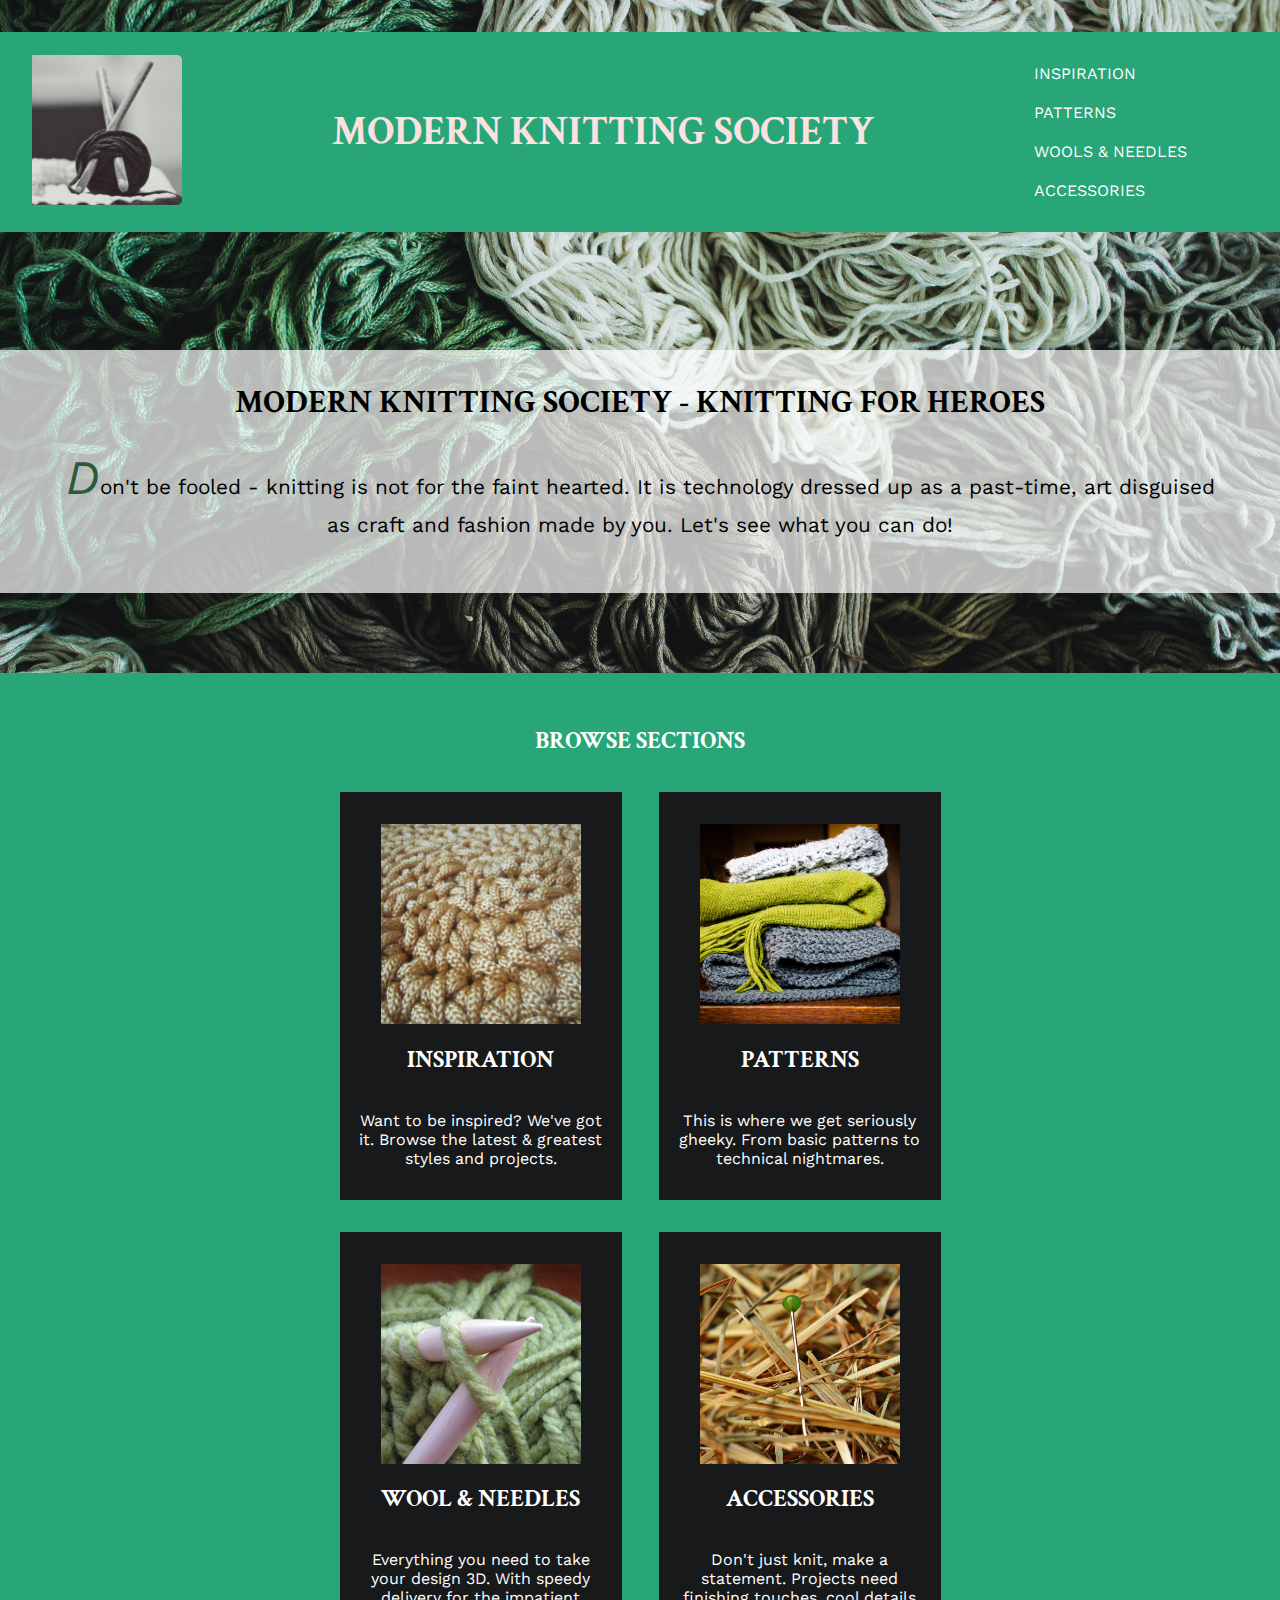
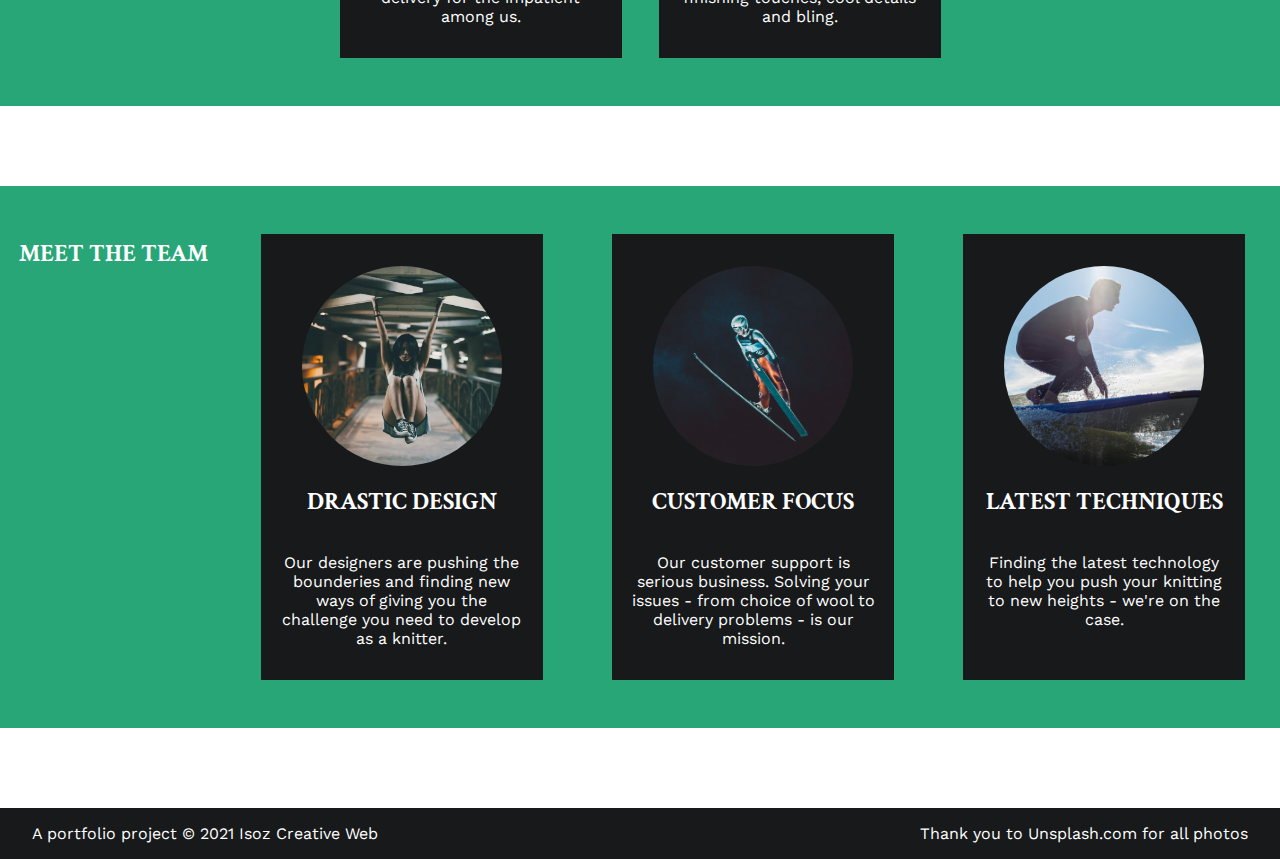
<file: index.html>
<!DOCTYPE html>

<html>
  <head>
    <link rel="shortcut icon" href="./resources/favicon/favicon.ico" type="image/x-icon">
    <link rel="stylesheet" href="styles.css">
    <link href="https://fonts.googleapis.com/css?family=Crimson+Text|Work+Sans:400,700" rel="stylesheet">
    <title>Modern Knitting Society</title>
  </head>

  <body>
    <!-- header section with background image and top navigation-->
    <header>
      <nav>
        <div class="nav-item">
          <img src="./resources/logo_MKS.jpg" alt="logo showing three balls of wool, a crochet needle and the letter MKS">
        </div>
        <!-- title changes on smaller screens -->
        <div class="nav-item large-screen">
          <h1>Modern Knitting Society</h1>
        </div>
        <div class="nav-item medium-screen">
          <h1>MKS</h1>
        </div>
        <!-- (A) MENU WRAPPER-->
        <div id="hamnav">
          <!-- (B) THE HAMBURGER -->
          <label for="hamburger">&#9776;</label>
          <input type="checkbox" id="hamburger"/>
          <!-- (C) MENU ITEMS -->
          <div id="hamitems">
              <a href="a.html">Inspiration</a>
              <a href="a.html">Patterns</a>
              <a href="a.html">Wools & Needles</a>
              <a href="a.html">Accessories</a>            
          </div>
        </div>
      </nav>    
    </header>
    
    <!-- mission statement and site description of MKS-->
    <section class="site-description">
      <article class="mission-statement">
        <h2>Modern Knitting Society - knitting for heroes</h2>
        <p><span>D</span>on't be fooled - knitting is not for the faint hearted. It is technology dressed up as a past-time, art disguised as craft and fashion made by you. Let's see what you can do!</p>
      </article>
    </section>

    <!-- product description and presentation-->
    <section class="product-description large-screen">
      <div class="products">
        <h2>Browse sections</h2>
        <div class="info-box">
          <img src="./resources/inspiration_one.jpg" alt="a close up photo of metal mesh">
          <h2>Inspiration</h2>
          <p>Want to be inspired? We've got it. Browse the latest & greatest styles and projects.</p>
        </div>
        <div class="info-box">
          <img src="./resources/patterns_one.jpg" alt="a close up photo of a woman in a gray top with tatooed arms, holding a mug">
          <h2>Patterns</h2>
          <p>This is where we get seriously gheeky. From basic patterns to technical nightmares.</p>
        </div>
        <div class="info-box">
          <img src="./resources/wool_needles.jpg" alt="a close up photo of yarn being knitted with thick needles">
          <h2>Wool & Needles</h2>
          <p>Everything you need to take your design 3D. With speedy delivery for the impatient among us.</p>
        </div>
        <div class="info-box">
          <img src="./resources/accessories.jpg" alt="a photo of a pin with a big top on straw">
          <h2>Accessories</h2>
          <p>Don't just knit, make a statement. Projects need finishing touches, cool details and bling.</p>
        </div>
      </div>
    </section>

    <!-- for smaller screens -->
    <section class="product-description medium-screen">
      <div class="products">
        <h2>Browse sections</h2>
        <div class="left">
          <div class="info-box">
            <img src="./resources/inspiration_one.jpg" alt="a close up photo of metal mesh">
            <h2>Inspiration</h2>
            <p>Want to be inspired? We've got it. Browse the latest & greatest styles and projects.</p>
          </div>
          <div class="info-box">
            <img src="./resources/patterns_one.jpg" alt="a close up photo of a woman in a gray top with tatooed arms, holding a mug">
            <h2>Patterns</h2>
            <p>This is where we get seriously gheeky. From basic patterns to technical nightmares.</p>
          </div>
        </div>
        <div class="right">
          <div class="info-box">
            <img src="./resources/wool_needles.jpg" alt="a close up photo of yarn being knitted with thick needles">
            <h2>Wool & Needles</h2>
            <p>Everything you need to take your design 3D. With speedy delivery for the impatient among us.</p>
          </div>
          <div class="info-box">
            <img src="./resources/accessories.jpg" alt="a photo of a pin with a big top on straw">
            <h2>Accessories</h2>
            <p>Don't just knit, make a statement. Projects need finishing touches, cool details and bling.</p>
          </div>
          </div>
      </div>
    </section>

    <!-- employee presentation -->
    <section class="employee-description large-screen">
      <div class="products">
        <div class="description-heading">
          <h2>Meet the team</h2>
        </div>
        <div class="info-box employee">
          <img src="./resources/design.jpg" alt="a photo of an athlete hanging by her arms from the rafters of a bridge">
          <h2>Drastic design</h2>
          <p>Our designers are pushing the bounderies and finding new ways of giving you the challenge you need to develop as a knitter.</p>
        </div>
        <div class="info-box employee">
          <img src="./resources/customer-service.jpg" alt="a photo of a ski jumper mid-air against a dark sky">
          <h2>Customer focus</h2>
          <p>Our customer support is serious business. Solving your issues - from choice of wool to delivery problems - is our mission.</p>
        </div>
        <div class="info-box employee">
          <img src="./resources/technician.jpg" alt="a close up photo of a surfer on a surfboard in the water">
          <h2>Latest techniques</h2>
          <p>Finding the latest technology to help you push your knitting to new heights - we're on the case.</p>
        </div>
      </div>
    </section>

    <!-- for smaller screens -->
    <section class="employee-description medium-screen">
      <div class="description-heading">
        <h2>Meet the team</h2>
      </div>
      <div class="products"> 
        <div class="info-box employee">
          <img src="./resources/design.jpg" alt="a photo of an athlete hanging by her arms from the rafters of a bridge">
          <h2>Drastic design</h2>
          <p>Our designers are pushing the bounderies and finding new ways of giving you the challenge you need to develop as a knitter.</p>
        </div>
        <div class="info-box employee">
          <img src="./resources/customer-service.jpg" alt="a photo of a ski jumper mid-air against a dark sky">
          <h2>Customer focus</h2>
          <p>Our customer support is serious business. Solving your issues - from choice of wool to delivery problems - is our mission.</p>
        </div>
        <div class="info-box employee">
          <img src="./resources/technician.jpg" alt="a close up photo of a surfer on a surfboard in the water">
          <h2>Latest techniques</h2>
          <p>Finding the latest technology to help you push your knitting to new heights - we're on the case.</p>
        </div>
      </div>
    </section>
    <footer>
      <div>
        <p>A portfolio project &copy; 2021 Isoz Creative Web</p>
        <p>Thank you to Unsplash.com for all photos</p>
      </div>
    </footer>
  </body>
</html>
</file>
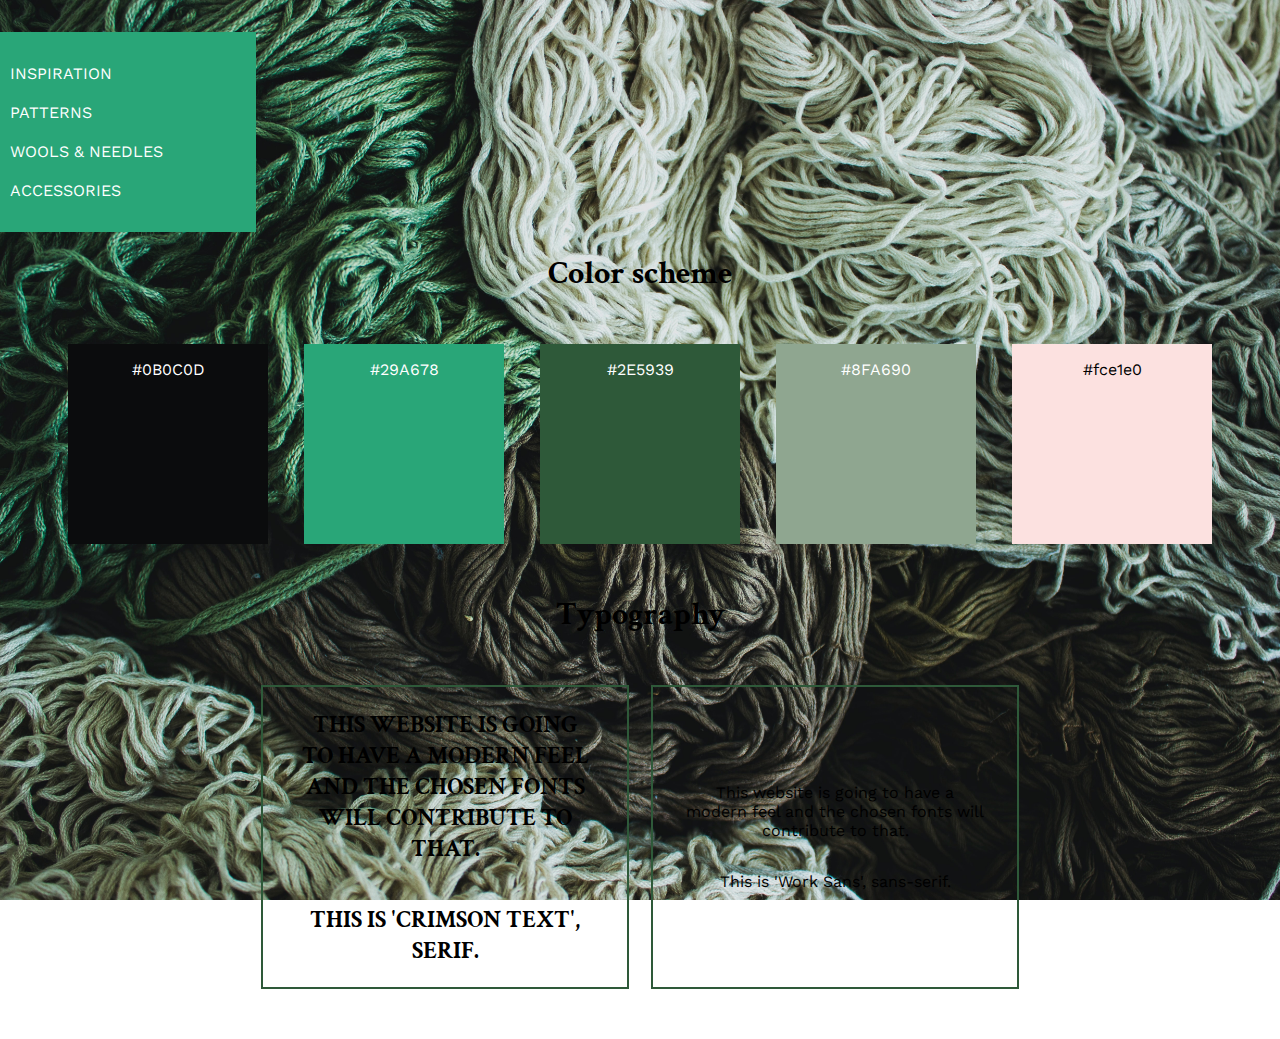
<file: design.html>
<!DOCTYPE html>
<html lang="en">
<head>
    <meta charset="UTF-8">
    <meta http-equiv="X-UA-Compatible" content="IE=edge">
    <meta name="viewport" content="width=device-width, initial-scale=1.0">
    <link rel="stylesheet" href="styles.css">
    <link href="https://fonts.googleapis.com/css?family=Crimson+Text|Work+Sans:400,700" rel="stylesheet">
    <title>Design rules</title>
</head>
<body>
    <!-- (A) MENU WRAPPER-->
    <nav id="hamnav">
        <!-- (B) THE HAMBURGER -->
        <label for="hamburger">&#9776;</label>
        <input type="checkbox" id="hamburger"/>
        <!-- (C) MENU ITEMS -->
        <div id="hamitems">
            <a href="a.html">Inspiration</a>
            <a href="a.html">Patterns</a>
            <a href="a.html">Wools & Needles</a>
            <a href="a.html">Accessories</a>            
        </div>
    </nav>
    
    <div class="design">
        <h1>Color scheme</h1>
        <div class="colors">
            <div class="blackish">
                <p>#0B0C0D</p>
            </div>
            <div class="blue-green">
                <p>#29A678</p>
            </div>
            <div class="green">
                <p>#2E5939</p>
            </div>
            <div class="light-gray">
                <p>#8FA690</p>
            </div>
            <div class="pink">
                <p>#fce1e0</p>
            </div>
        </div>
        <h1>Typography</h1>
        <div class="fonts">
            <div class="headings">
                <h2>This website is going to have a modern feel and the chosen fonts will contribute to that.</h2>
                <h2>This is 'Crimson Text', serif.</h2>
            </div> 
            <div class="regular-text">
                <p>This website is going to have a modern feel and the chosen fonts will contribute to that.</p>
                <p>This is 'Work Sans', sans-serif.</p>
            </div>
        </div>
    </div>
</body>
</html>
</file>
<file: styles.css>
/* universal styles */
ul {
    padding: 0;
} 

/* design styles */

.design {
    margin: 0 auto;
    text-align: center;
}
.colors,
.fonts {
    display: flex;
    justify-content: space-around;
    margin: 50px 50px;
}

.colors div {
    height: 200px;
    width: 200px;
    color: white;
}
.blackish {
    background-color: #0B0C0D;
}

.blue-green {
    background-color: #29A678;
}

.green {
    background-color: #2E5939;
}

.light-gray {
    background-color: #8FA690;
}

.pink {
    background-color: #fce1e0;
}

.pink p {
    color: black;
}

.fonts {
    padding: 0 200px;
}

.fonts div {
    display: flex;
    flex-direction: column;
    justify-content: center;
    border: 2px solid #2E5939;
    height: 300px;
    width: 300px;
    padding: 0 2rem;
}


/* general styles 
================================================================== */

h1, h2, h3, h4, h5, h6 {
    font-family: 'Crimson Text', serif;
   }

   h2 {
       text-transform: uppercase;
   }

body {
    box-sizing: border-box;
    font-family: 'Work Sans', sans-serif;
    font-size: 16px;
    background-image: url("./resources/noor-sethi-4fkpoVusvJc-unsplash.jpg");
    background-size: cover;
    background-repeat: no-repeat;
    background-attachment: fixed;
    margin: 0;
}

/* header section styles 
================================================================== */

header {
    display: flex; 
    justify-content: center;   
    height: 350px;
    }

nav {
    display: flex;
    justify-content: space-between;
    align-items: center;
    width: 100%;
    background-color: #29A678;
    height: 200px;
    margin-top: 2rem;
}

nav h1 {
    font-size: 3.6rem;
    color: #fce1e0;
    text-transform: uppercase;
}

.nav-item.medium-screen {
    display: none;
}

/* tablet size screen */    

@media (max-width: 1400px) {
    nav h1 {
        font-size: 2.5rem;
    }
}

@media (max-width: 1200px) {
    nav h1 {
        font-size: 5rem;
        letter-spacing: 0.6rem;;
    }
    .nav-item.large-screen {
        display: none;
    }
    .nav-item.medium-screen {
        display: block;
    }
}

nav img {
    height: 150px;
    width: 150px;
    border-radius: 5px;
    padding-left: 2rem;
}

/* hamburger menu */

/* [ON BIG SCREEN] */
/* (A) WRAPPER */

#hamnav {
    width: 20%;
}

/* (B) HORIZONTAL MENU ITEMS */
    #hamitems {
        display: flex;
        flex-direction: column;
    }
    #hamitems a {
        flex-grow: 1;
        flex-basis: 0;
        padding: 10px;
        color: white;
        text-decoration: none;
        text-transform: uppercase;
    }
    #hamitems a:hover {
        font-weight: 700;
        cursor: pointer;
    }

/* (C) HIDE HAMBURGER */
#hamnav label, #hamburger {
    display: none;
}

/*  ON SMALL SCREEN */

@media screen and (max-width: 768px) {
    
    /* (B) SHOW HAMBURGER MENU */
    #hamnav label {
        display: inline-block;
        color: #0B0C0D;
        background: #fce1e0;
        font-style: normal;
        font-size: 2rem;
        padding: 10px;
    }

    /* (C) TOGGLE SHOW/HIDE MENU */
    #hamitems {
        display: none;
    }
    #hamnav input:checked ~ #hamitems {
        display: block;
    }
    #hamitems a {
        font-size: 0.7rem;
        padding: 0.5rem 0;
    }
    .nav-item img {
        height: 100px;
        width: 100px;
    }
}

/* site description section styles 
================================================================== */

.site-description {
    display: flex;
    justify-content: center;
    padding: 2rem 0;
    background-color: rgba(255, 255, 255, 0.7);
    margin: 0 auto;
}

.site-description h2 {
    text-transform: uppercase;
    font-size: 2rem;
    margin: 0;
}

.site-description p {
    font-size: 1.3rem;
    line-height: 1.4;
}

.mission-statement {
    text-align: center;
    width: 90%;
}

.mission-statement span {
    color: #2E5939;
    font-size: 3rem;
    font: bold;
    font-style: italic;
}

/* tablet size screens */

@media (max-width: 1200px) {
    .site-description {
        margin: 1rem;
    }
    .mission-statement {
        width: 60%;
        text-align: center;
    }
}

/* product description section styles 
================================================================== */

.product-description, .employee-description {
    display: flex;
    justify-content: center;
    padding: 2rem 0;
    background-color: #29A678;
    color: white;
    margin: 5rem 0;
}

.products {
    display: flex;
    justify-content: space-around;
    width: 100%;
}

.info-box {
    display: inline-flex;
    flex-direction: column;
    align-items: center;
    width: 250px;
    text-align: center;
    padding: 2rem 1rem 1rem 1rem;
    background-color: #18191b;
    color: white;
}

.info-box h2 {
    text-transform: uppercase;
}

.info-box img {
    width: 200px;
    height: 200px;
}

.product-description.medium-screen {
    display: none;
}

/*tablet size screens */
@media (max-width: 1400px) {
    .product-description.large-screen {
        display: none;
    }
    .product-description.medium-screen {
        display: block;
    }
    .medium-screen .products {
        flex-direction: column;
        align-items: center;
    }
    .info-box {
        margin: 1rem;
    }
}

/* employee presentation section styles 
================================================================== */
.info-box.employee img {
    border-radius: 100px;
}

.employee-description.medium-screen {
    display: none;
}
/* tablet size screens */

@media (max-width: 1200px) {
    .info-box.employee p {
        min-height: 120px;
    }
    .description-heading {
        text-align: center;
        padding-top: 2rem;
    }
    .employee-description.medium-screen .products {
        flex-direction: row;
    }
    .employee-description.medium-screen {
        display: block;
    }
    .employee-description.large-screen {
        display: none;
    }
}

@media (max-width: 960px) {
    .employee-description img {
        display: none;
    }
    .info-box.employee h2 {
        font-size: 1rem;
    }
    .info-box.employee p {
        font-size: 0.9rem;
    }
}

/* footer styles */

footer {
    background-color: #18191b;
    color: white;
}

footer div {
    display: flex;
    justify-content: space-between;
    padding: 0 2rem;
}
</file>
